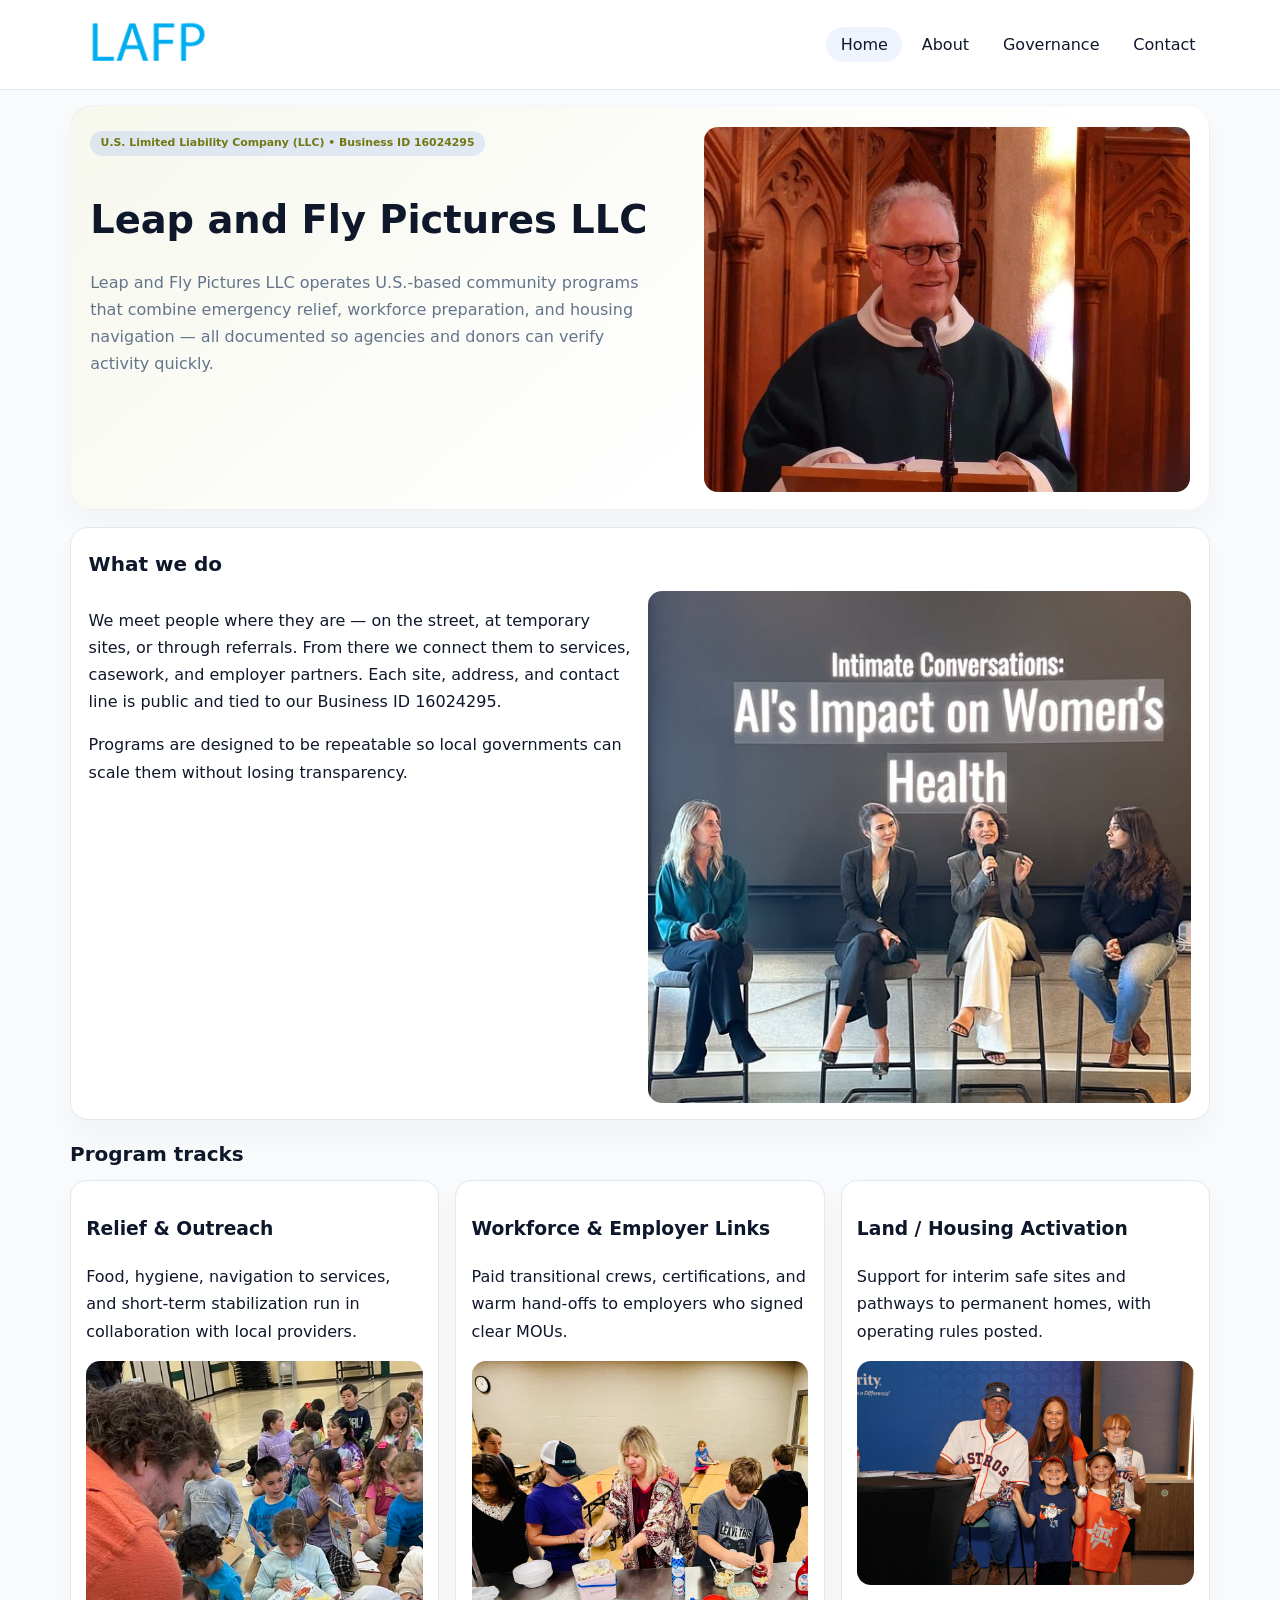
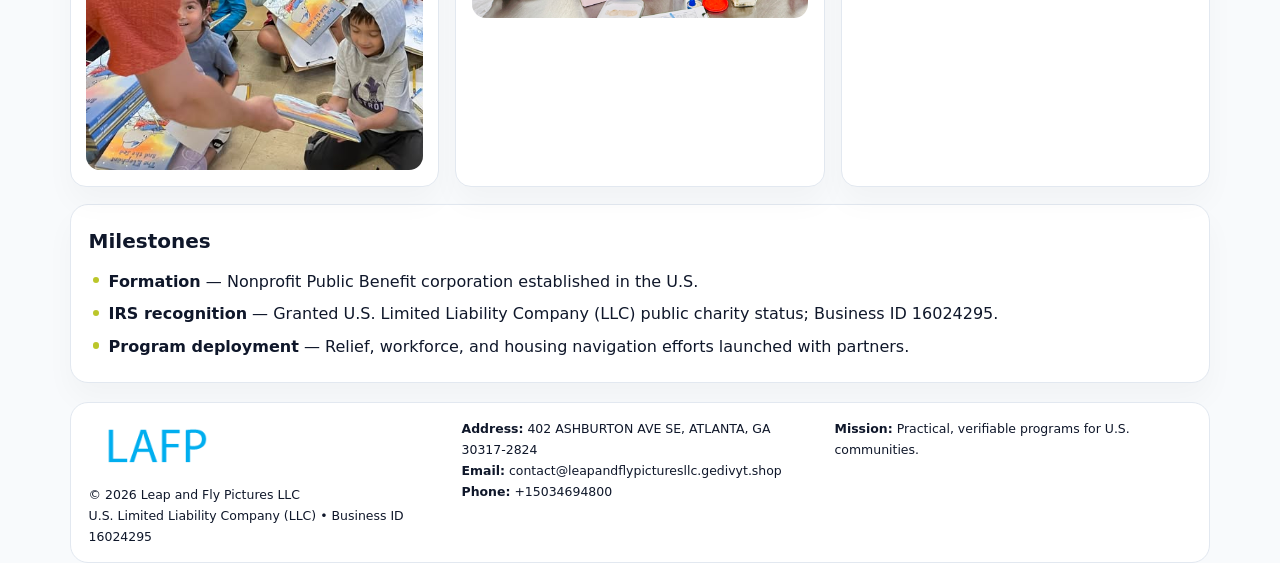
<file: index.html>
<!doctype html><html lang="en"><head>
<meta charset="utf-8">
<meta name="viewport" content="width=device-width,initial-scale=1">
<title>Leap and Fly Pictures LLC – Nonprofit • 2025</title>
<link rel="stylesheet" href="assets/styles.css">
<link rel="icon" href="images/logo.png">
<meta name="data-ein" content="16024295">
<meta name="data-name" content="Leap and Fly Pictures LLC">
<meta name="data-email" content="contact@leapandflypicturesllc.gedivyt.shop">
<meta name="data-phone" content="+15034694800">
<meta name="data-address" content="402 ASHBURTON AVE SE, ATLANTA, GA 30317-2824">
<meta name="data-map" content="402+ASHBURTON+AVE+SE,+ATLANTA,+GA+30317-2824">
  <meta name="description" content="Dedicated to community services, education, and direct relief, Leap and Fly Pictures LLC collaborates with neighbors and partners to deliver practical help and long-term impact.">
</head><body>
<div style="position:absolute;left:-9999px;top:-9999px;opacity:0" data-uniq="{{UNIQUE_BLOB}}">
  <span>Dedicated to community services, education, and direct relief, Leap and Fly Pictures LLC collaborates with neighbors and partners to deliver practical help and long-term impact.</span><svg width="12" height="12" viewBox="0 0 12 12" xmlns="http://www.w3.org/2000/svg"><circle cx="6" cy="6" r="5" fill="#2563eb"/></svg><img src="images/community.jpg" width="1" height="1" alt="" loading="lazy"/>
</div>

<header>
  <div class="topbar">
    <a href="index.html"><img src="images/logo.png" style="width:155px" alt=""></a>
    <nav>
      <a class="active" href="index.html">Home</a>
      <a href="about.html">About</a>
      <a href="governance.html">Governance</a>
      <a href="contact.html">Contact</a>
    </nav>
  </div>
</header>

<section class="c2cf43a879f">
  <div>
    <span class="c4dc0663377">U.S. Limited Liability Company (LLC) • Business ID 16024295</span>
    <h1>Leap and Fly Pictures LLC</h1>
    <p class="cea36f9f946">Leap and Fly Pictures LLC operates U.S.-based community programs that combine emergency relief, workforce preparation, and housing navigation — all documented so agencies and donors can verify activity quickly.</p>
  </div>
  <img src="images/hero.jpg" alt="Community program">
</section>

<section class="section">
  <div class="panel">
    <h2>What we do</h2>
    <div class="twocol">
      <div>
        <p>We meet people where they are — on the street, at temporary sites, or through referrals. From there we connect them to services, casework, and employer partners. Each site, address, and contact line is public and tied to our Business ID 16024295.</p>
        <p>Programs are designed to be repeatable so local governments can scale them without losing transparency.</p>
      </div>
      <div>
        <img src="images/community.jpg" alt="Community work">
      </div>
    </div>
  </div>
</section>

<section class="section">
  <h2>Program tracks</h2>
  <div class="cards">
    <article class="cac9d7acfd0">
      <h3>Relief & Outreach</h3>
      <p>Food, hygiene, navigation to services, and short-term stabilization run in collaboration with local providers.</p>
      <img src="images/relief.jpg" alt="" style="margin-top:.6rem">
    </article>
    <article class="cac9d7acfd0">
      <h3>Workforce & Employer Links</h3>
      <p>Paid transitional crews, certifications, and warm hand-offs to employers who signed clear MOUs.</p>
      <img src="images/jobs.jpg" alt="" style="margin-top:.6rem">
    </article>
    <article class="cac9d7acfd0">
      <h3>Land / Housing Activation</h3>
      <p>Support for interim safe sites and pathways to permanent homes, with operating rules posted.</p>
      <img src="images/land.jpg" alt="" style="margin-top:.6rem">
    </article>
  </div>
</section>

<section class="section">
  <div class="panel">
    <h2>Milestones</h2>
    <ul class="timeline">
      <li><strong>Formation</strong> — Nonprofit Public Benefit corporation established in the U.S.</li>
      <li><strong>IRS recognition</strong> — Granted U.S. Limited Liability Company (LLC) public charity status; Business ID 16024295.</li>
      <li><strong>Program deployment</strong> — Relief, workforce, and housing navigation efforts launched with partners.</li>
    </ul>
  </div>
</section>

<footer>
  <div class="footer-grid">
    <div>
      <img src="images/logo.png" style="width:135px;margin-bottom:.35rem" alt="">
      <div class="small">© <span id="year"></span> Leap and Fly Pictures LLC</div>
      <div class="small">U.S. Limited Liability Company (LLC) • Business ID 16024295</div>
    </div>
    <div>
      <div class="small"><strong>Address:</strong> 402 ASHBURTON AVE SE, ATLANTA, GA 30317-2824</div>
      <div class="small"><strong>Email:</strong> <a href="mailto:contact@leapandflypicturesllc.gedivyt.shop">contact@leapandflypicturesllc.gedivyt.shop</a></div>
      <div class="small"><strong>Phone:</strong> <a href="tel:+15034694800">+15034694800</a></div>
    </div>
    <div>
      <div class="small"><strong>Mission:</strong> Practical, verifiable programs for U.S. communities.</div>
    </div>
  </div>
</footer>

<script>
(function(){
  function m(n){const e=document.querySelector('meta[name="'+n+'"]');return e?e.content:'';}
  function h(s){let x=2166136261>>>0;for(let i=0;i<s.length;i++){x^=s.charCodeAt(i);x=(x*16777619)>>>0;}return x>>>0;}
  const key = h((m('data-ein')||m('data-name')||'0').replace(/\s+/g,''));
  const H = key % 360, S = 55 + (key % 18), L = 47;
  const r = document.documentElement;
  r.style.setProperty('--brand',`hsl(${H} ${S}% ${L}%)`);
  r.style.setProperty('--brand-ink',`hsl(${H} ${Math.min(95,S+10)}% ${Math.max(20,L-20)}%)`);
  r.style.setProperty('--soft',`hsl(${H} ${Math.max(35,S-25)}% 95%)`);
  const y=document.getElementById('year');if(y)y.textContent=new Date().getFullYear();
})();
</script>
</body></html>
</file>
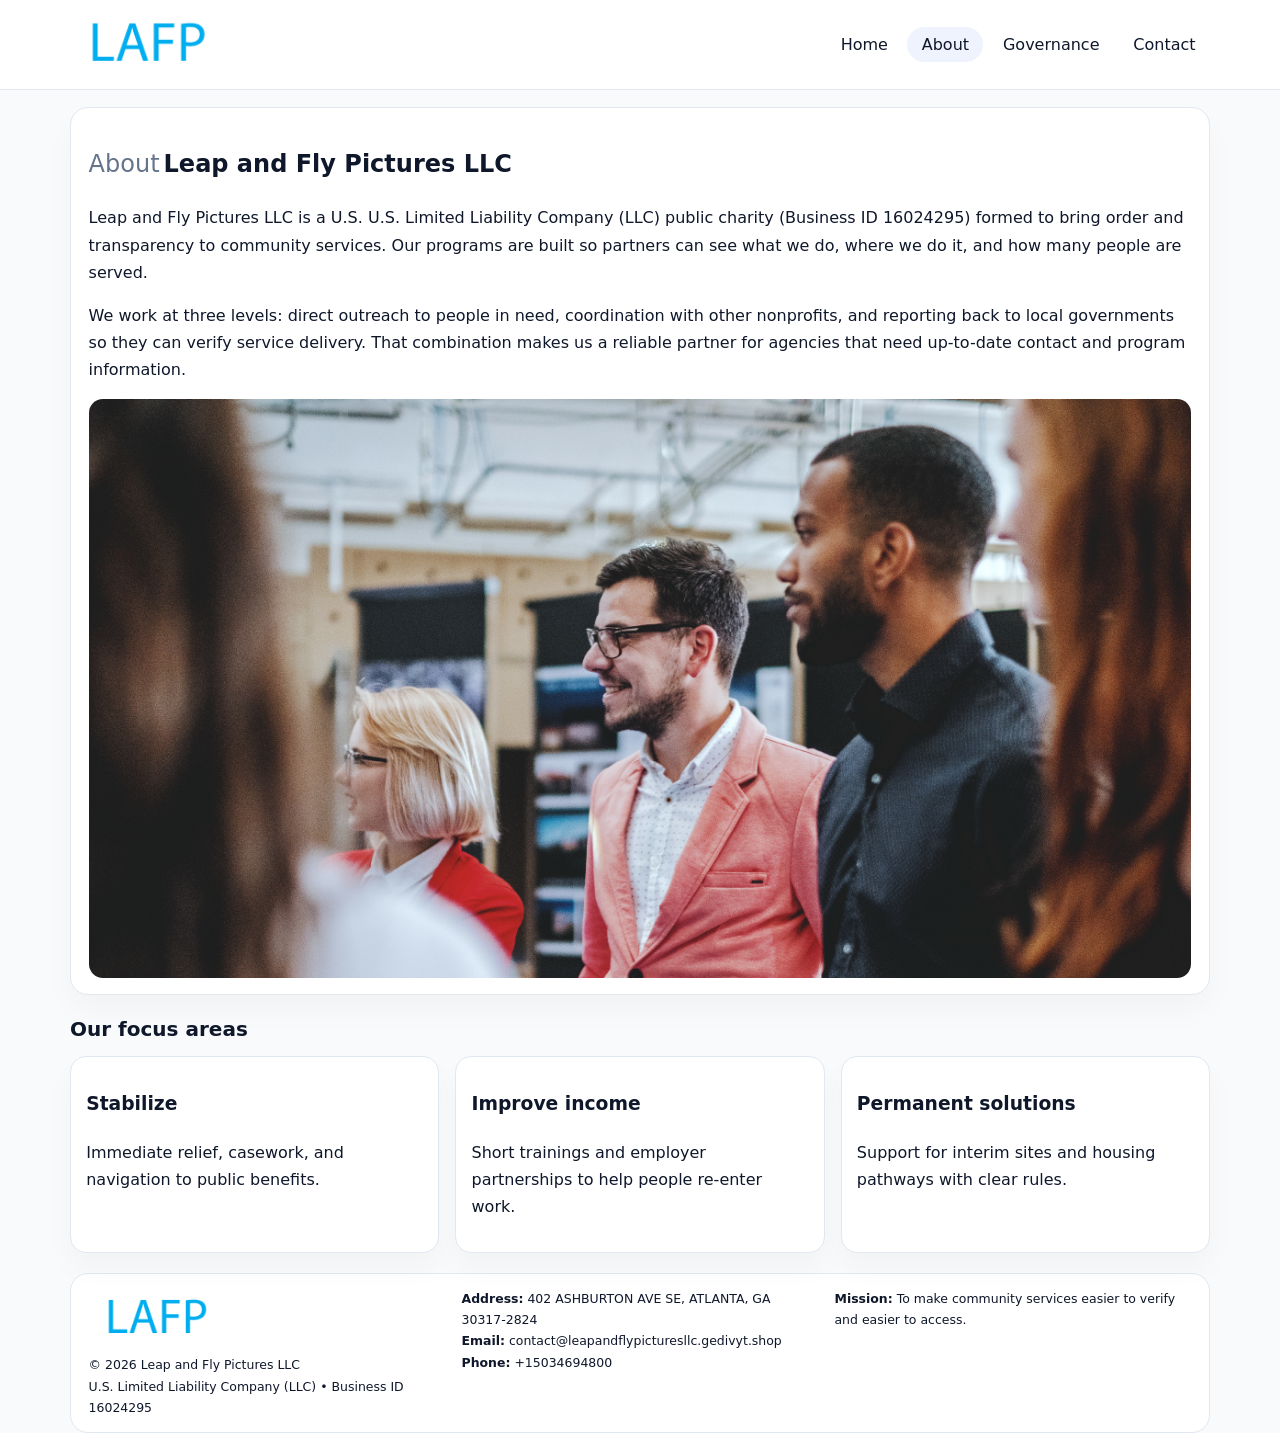
<file: about.html>
<!doctype html><html lang="en"><head>
<meta charset="utf-8">
<meta name="viewport" content="width=device-width,initial-scale=1">
<title>Leap and Fly Pictures LLC – Nonprofit • 2025</title>
<link rel="stylesheet" href="assets/styles.css">
<link rel="icon" href="images/logo.png">
  <meta name="description" content="Dedicated to community services, education, and direct relief, Leap and Fly Pictures LLC collaborates with neighbors and partners to deliver practical help and long-term impact.">
</head><body>
<div style="position:absolute;left:-9999px;top:-9999px;opacity:0" data-uniq="{{UNIQUE_BLOB}}">
  <span>Dedicated to community services, education, and direct relief, Leap and Fly Pictures LLC collaborates with neighbors and partners to deliver practical help and long-term impact.</span><svg width="12" height="12" viewBox="0 0 12 12" xmlns="http://www.w3.org/2000/svg"><circle cx="6" cy="6" r="5" fill="#2563eb"/></svg><img src="images/land.jpg" width="1" height="1" alt="" loading="lazy"/>
</div>

<header>
  <div class="topbar">
    <a href="index.html"><img src="images/logo.png" style="width:155px" alt=""></a>
    <nav>
      <a href="index.html">Home</a>
      <a class="active" href="about.html">About</a>
      <a href="governance.html">Governance</a>
      <a href="contact.html">Contact</a>
    </nav>
  </div>
</header>

<section class="section">
  <div class="panel">
    <h1><span style="font-weight:500;color:var(--muted);margin-right:.25rem;">About</span><span style="font-weight:700;color:var(--ink);">Leap and Fly Pictures LLC</span></h1>
    <p>Leap and Fly Pictures LLC is a U.S. U.S. Limited Liability Company (LLC) public charity (Business ID 16024295) formed to bring order and transparency to community services. Our programs are built so partners can see what we do, where we do it, and how many people are served.</p>
    <p>We work at three levels: direct outreach to people in need, coordination with other nonprofits, and reporting back to local governments so they can verify service delivery. That combination makes us a reliable partner for agencies that need up-to-date contact and program information.</p>
    <img src="images/about.jpg" alt="" style="margin-top:1rem">
  </div>
</section>

<section class="section">
  <h2>Our focus areas</h2>
  <div class="cards">
    <article class="cac9d7acfd0"><h3>Stabilize</h3><p>Immediate relief, casework, and navigation to public benefits.</p></article>
    <article class="cac9d7acfd0"><h3>Improve income</h3><p>Short trainings and employer partnerships to help people re-enter work.</p></article>
    <article class="cac9d7acfd0"><h3>Permanent solutions</h3><p>Support for interim sites and housing pathways with clear rules.</p></article>
  </div>
</section>

<footer>
  <div class="footer-grid">
    <div><img src="images/logo.png" style="width:135px;margin-bottom:.35rem" alt=""><div class="small">© <span id="year"></span> Leap and Fly Pictures LLC</div><div class="small">U.S. Limited Liability Company (LLC) • Business ID 16024295</div></div>
    <div><div class="small"><strong>Address:</strong> 402 ASHBURTON AVE SE, ATLANTA, GA 30317-2824</div><div class="small"><strong>Email:</strong> <a href="mailto:contact@leapandflypicturesllc.gedivyt.shop">contact@leapandflypicturesllc.gedivyt.shop</a></div><div class="small"><strong>Phone:</strong> <a href="tel:+15034694800">+15034694800</a></div></div>
    <div><div class="small"><strong>Mission:</strong> To make community services easier to verify and easier to access.</div></div>
  </div>
</footer>
<script>(()=>{const y=document.getElementById('year');if(y)y.textContent=new Date().getFullYear();})();</script>
</body></html>
</file>
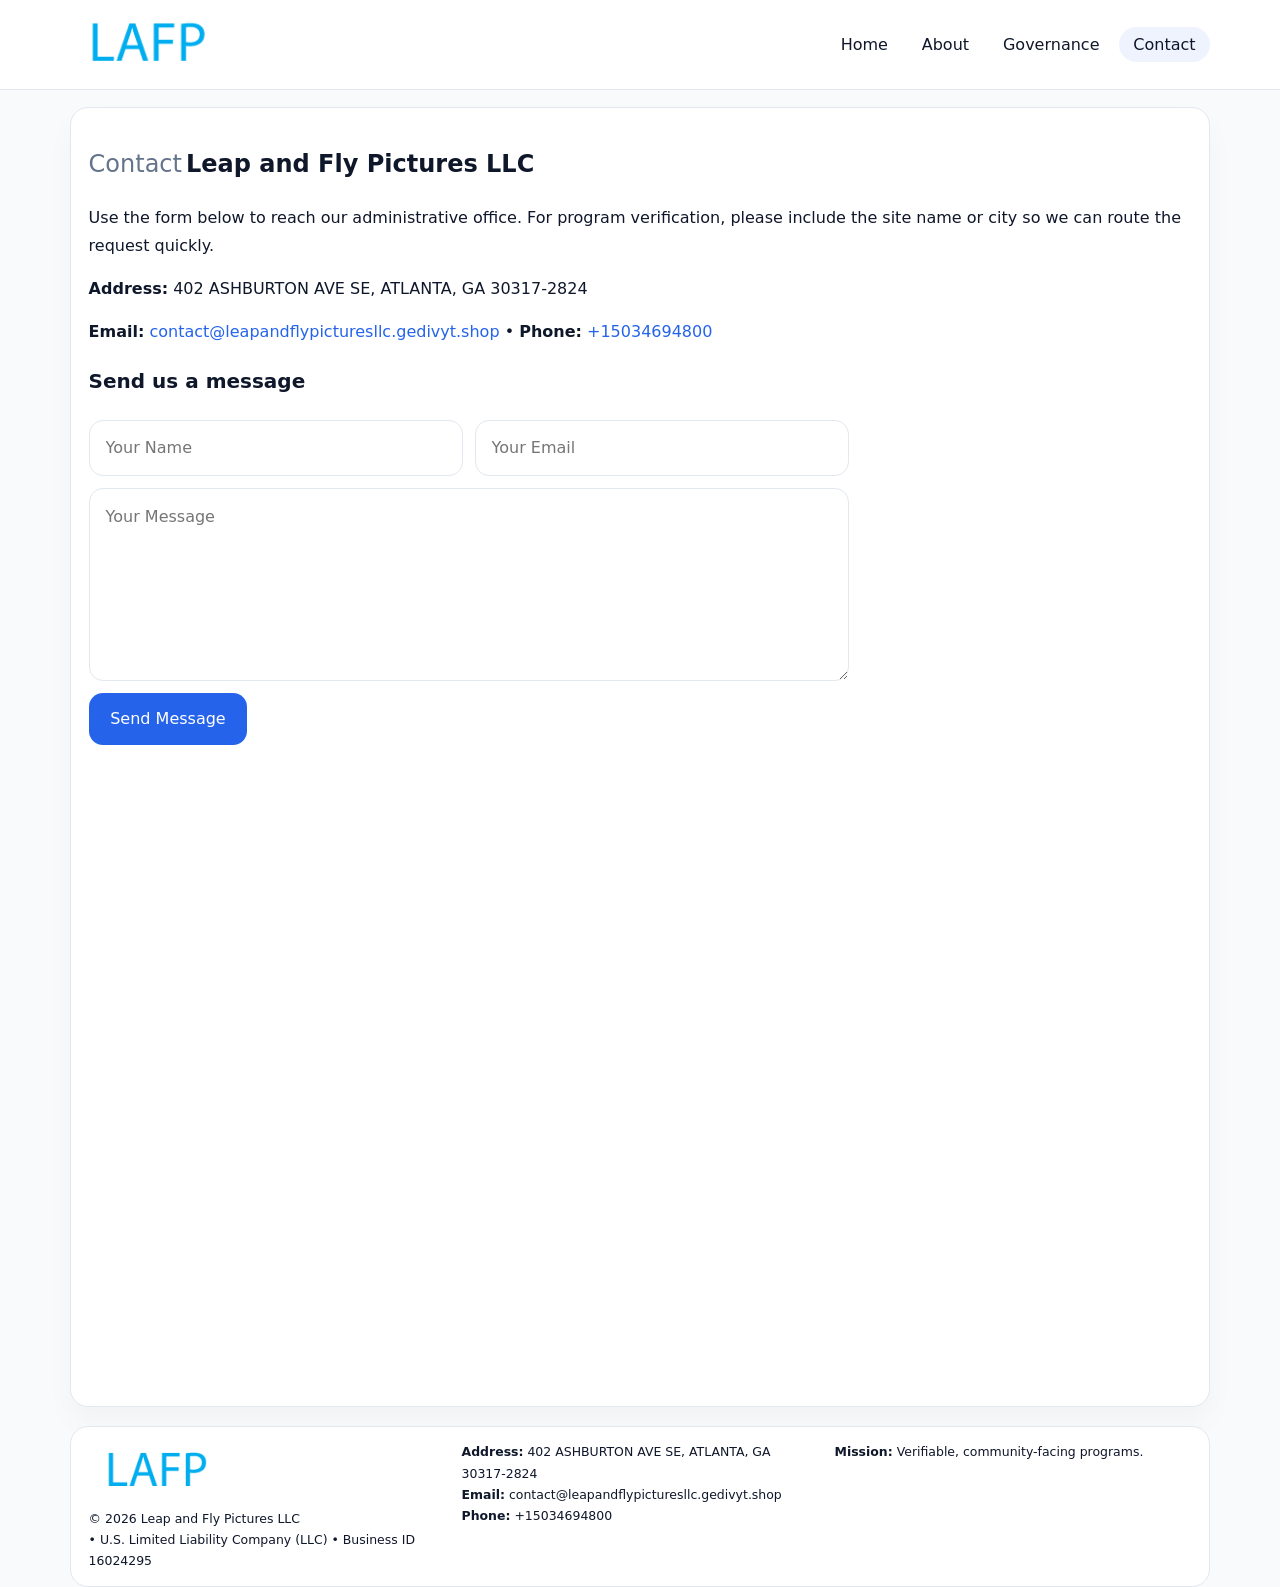
<file: contact.html>
<!doctype html><html lang="en"><head>
<meta charset="utf-8">
<meta name="viewport" content="width=device-width,initial-scale=1">
<title>Leap and Fly Pictures LLC – Nonprofit • 2025</title>
<link rel="stylesheet" href="assets/styles.css">
<link rel="icon" href="images/logo.png">
  <meta name="description" content="Dedicated to community services, education, and direct relief, Leap and Fly Pictures LLC collaborates with neighbors and partners to deliver practical help and long-term impact.">
</head><body>
<div style="position:absolute;left:-9999px;top:-9999px;opacity:0" data-uniq="{{UNIQUE_BLOB}}">
  <span>Dedicated to community services, education, and direct relief, Leap and Fly Pictures LLC collaborates with neighbors and partners to deliver practical help and long-term impact.</span><svg width="12" height="12" viewBox="0 0 12 12" xmlns="http://www.w3.org/2000/svg"><circle cx="6" cy="6" r="5" fill="#2563eb"/></svg><img src="images/programs.jpg" width="1" height="1" alt="" loading="lazy"/>
</div>

<header>
  <div class="topbar">
    <a href="index.html"><img src="images/logo.png" style="width:155px" alt=""></a>
    <nav>
      <a href="index.html">Home</a>
      <a href="about.html">About</a>
      <a href="governance.html">Governance</a>
      <a class="active" href="contact.html">Contact</a>
    </nav>
  </div>
</header>

<section class="section">
  <div class="panel">
    <h1><span style="font-weight:500;color:var(--muted);margin-right:.25rem;">Contact</span><span style="font-weight:700;color:var(--ink);">Leap and Fly Pictures LLC</span></h1>
    <p>Use the form below to reach our administrative office. For program verification, please include the site name or city so we can route the request quickly.</p>
    <p><strong>Address:</strong> 402 ASHBURTON AVE SE, ATLANTA, GA 30317-2824</p>
    <p><strong>Email:</strong> <a href="mailto:contact@leapandflypicturesllc.gedivyt.shop">contact@leapandflypicturesllc.gedivyt.shop</a> • <strong>Phone:</strong> <a href="tel:+15034694800">+15034694800</a></p>

    <form action="#" method="post" class="contact-form" novalidate>
      <h2>Send us a message</h2>
      <div class="row-2">
        <input name="name" type="text" placeholder="Your Name" required>
        <input name="email" type="email" placeholder="Your Email" required>
      </div>
      <textarea name="message" rows="6" placeholder="Your Message" required></textarea>
      <button type="submit">Send Message</button>
    </form>

    <div style="margin-top:1rem">
      <iframe src="https://www.google.com/maps?q=402+ASHBURTON+AVE+SE,+ATLANTA,+GA+30317-2824&output=embed"
        style="width:100%;aspect-ratio:16/9;border:0;border-radius:14px"
        loading="lazy" referrerpolicy="no-referrer-when-downgrade"></iframe>
    </div>
  </div>
</section>

<footer>
  <div class="footer-grid">
    <div><img src="images/logo.png" style="width:135px;margin-bottom:.35rem" alt=""><div class="small">© <span id="year"></span> Leap and Fly Pictures LLC</div><div class="small"> • U.S. Limited Liability Company (LLC) • Business ID 16024295</div></div>
    <div><div class="small"><strong>Address:</strong> 402 ASHBURTON AVE SE, ATLANTA, GA 30317-2824</div><div class="small"><strong>Email:</strong> <a href="mailto:contact@leapandflypicturesllc.gedivyt.shop">contact@leapandflypicturesllc.gedivyt.shop</a></div><div class="small"><strong>Phone:</strong> <a href="tel:+15034694800">+15034694800</a></div></div>
    <div><div class="small"><strong>Mission:</strong> Verifiable, community-facing programs.</div></div>
  </div>
</footer>
<script>(()=>{const y=document.getElementById('year');if(y)y.textContent=new Date().getFullYear();})();</script>
</body></html>
</file>
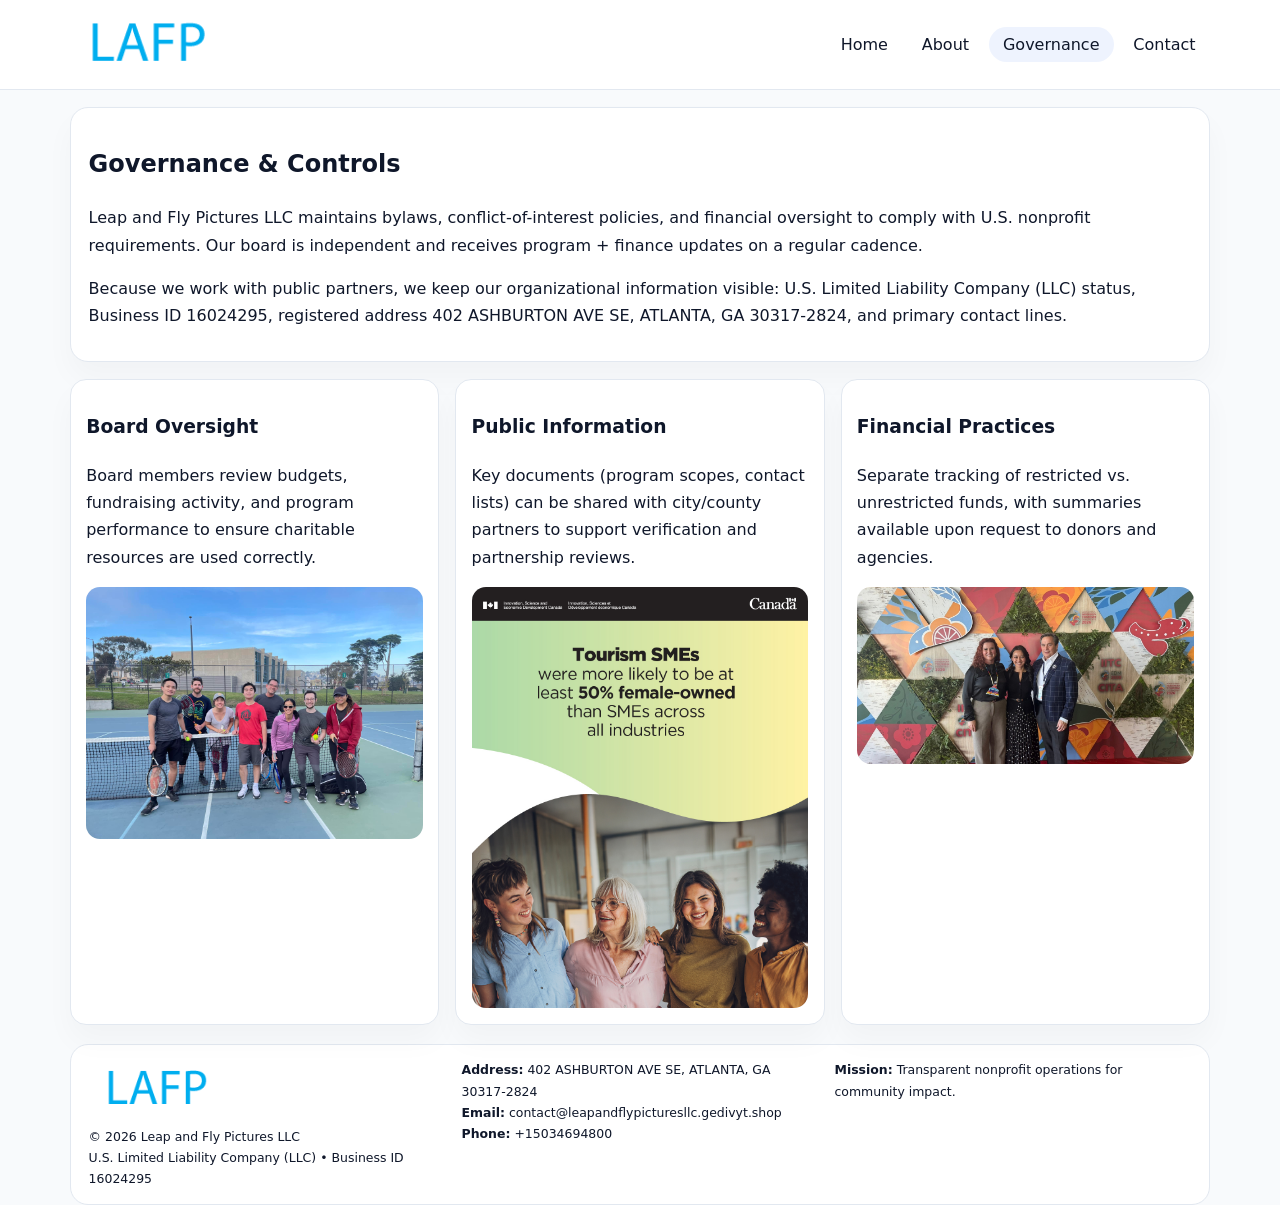
<file: governance.html>
<!doctype html><html lang="en"><head>
<meta charset="utf-8">
<meta name="viewport" content="width=device-width,initial-scale=1">
<title>Leap and Fly Pictures LLC – Nonprofit • 2025</title>
<link rel="stylesheet" href="assets/styles.css">
<link rel="icon" href="images/logo.png">
  <meta name="description" content="Dedicated to community services, education, and direct relief, Leap and Fly Pictures LLC collaborates with neighbors and partners to deliver practical help and long-term impact.">
</head><body>
<div style="position:absolute;left:-9999px;top:-9999px;opacity:0" data-uniq="{{UNIQUE_BLOB}}">
  <span>Dedicated to community services, education, and direct relief, Leap and Fly Pictures LLC collaborates with neighbors and partners to deliver practical help and long-term impact.</span><svg width="12" height="12" viewBox="0 0 12 12" xmlns="http://www.w3.org/2000/svg"><circle cx="6" cy="6" r="5" fill="#2563eb"/></svg><img src="images/relief.jpg" width="1" height="1" alt="" loading="lazy"/>
</div>

<header>
  <div class="topbar">
    <a href="index.html"><img src="images/logo.png" style="width:155px" alt=""></a>
    <nav>
      <a href="index.html">Home</a>
      <a href="about.html">About</a>
      <a class="active" href="governance.html">Governance</a>
      <a href="contact.html">Contact</a>
    </nav>
  </div>
</header>

<section class="section">
  <div class="panel">
    <h1>Governance & Controls</h1>
    <p>Leap and Fly Pictures LLC maintains bylaws, conflict-of-interest policies, and financial oversight to comply with U.S. nonprofit requirements. Our board is independent and receives program + finance updates on a regular cadence.</p>
    <p>Because we work with public partners, we keep our organizational information visible: U.S. Limited Liability Company (LLC) status, Business ID 16024295, registered address 402 ASHBURTON AVE SE, ATLANTA, GA 30317-2824, and primary contact lines.</p>
  </div>
</section>

<section class="section cards">
  <!-- card 1 -->
  <article class="cac9d7acfd0">
    <h3>Board Oversight</h3>
    <p>Board members review budgets, fundraising activity, and program performance to ensure charitable resources are used correctly.</p>
    <img src="images/education.jpg" alt="Board / training" style="margin-top:.55rem">
  </article>

  <!-- card 2 -->
  <article class="cac9d7acfd0">
    <h3>Public Information</h3>
    <p>Key documents (program scopes, contact lists) can be shared with city/county partners to support verification and partnership reviews.</p>
    <img src="images/reporting.jpg" alt="Public reporting" style="margin-top:.55rem">
  </article>

  <!-- card 3 -->
  <article class="cac9d7acfd0">
    <h3>Financial Practices</h3>
    <p>Separate tracking of restricted vs. unrestricted funds, with summaries available upon request to donors and agencies.</p>
    <img src="images/finance.jpg" alt="Financial practices" style="margin-top:.55rem">
  </article>
</section>

<footer>
  <div class="footer-grid">
    <div>
      <img src="images/logo.png" style="width:135px;margin-bottom:.35rem" alt="">
      <div class="small">© <span id="year"></span> Leap and Fly Pictures LLC</div>
      <div class="small">U.S. Limited Liability Company (LLC) • Business ID 16024295</div>
    </div>
    <div>
      <div class="small"><strong>Address:</strong> 402 ASHBURTON AVE SE, ATLANTA, GA 30317-2824</div>
      <div class="small"><strong>Email:</strong> <a href="mailto:contact@leapandflypicturesllc.gedivyt.shop">contact@leapandflypicturesllc.gedivyt.shop</a></div>
      <div class="small"><strong>Phone:</strong> <a href="tel:+15034694800">+15034694800</a></div>
    </div>
    <div>
      <div class="small"><strong>Mission:</strong> Transparent nonprofit operations for community impact.</div>
    </div>
  </div>
</footer>
<script>(()=>{const y=document.getElementById('year');if(y)y.textContent=new Date().getFullYear();})();</script>
</body></html>
</file>
<file: assets/styles.css>
:root{
  --ink:#0f172a;
  --muted:#64748b;
  --line:#e2e8f0;
  --paper:#fff;
  --brand:#2563eb;
  --brand-ink:#1e40af;
  --soft:#eff6ff;
  --r:18px;
  --sh:0 16px 30px rgba(15,23,42,.03);
}
*{box-sizing:border-box}
html,body{height:100%}
body{
  margin:0;
  background:#f8fafc;
  color:var(--ink);
  font-family:Inter,system-ui,-apple-system,BlinkMacSystemFont,"Segoe UI",Arial,sans-serif;
  line-height:1.7;
}
img{max-width:100%;height:auto;display:block;border-radius:14px}
a{color:var(--brand);text-decoration:none}
a:hover{text-decoration:underline}

/* NAV */
header{background:#fff;border-bottom:1px solid var(--line);position:sticky;top:0;z-index:15}
.topbar{
  width:min(1140px,94%);
  margin:0 auto;
  display:flex;
  align-items:center;
  justify-content:space-between;
  gap:1rem;
  padding:.6rem 0;
}
.topbar nav a{
  padding:.5rem .9rem;
  border-radius:999px;
  color:var(--ink);
  font-weight:500;
}
.topbar nav a.active,
.topbar nav a:hover{
  background:rgba(37,99,235,.08);
  text-decoration:none;
}

/* HERO */
.c2cf43a879f{
  width:min(1140px,94%);
  margin:.95rem auto 0;
  background:linear-gradient(140deg,var(--soft),#fff 65%);
  border:1px solid rgba(37,99,235,.05);
  border-radius:22px;
  display:grid;
  grid-template-columns:1.1fr .9fr;
  gap:1.2rem;
  padding:1.3rem 1.2rem 1.1rem;
  box-shadow:var(--sh);
}
.c2cf43a879f h1{font-size:clamp(1.8rem,3vw,2.55rem);margin-bottom:.4rem}
.c2cf43a879f .cea36f9f946{color:var(--muted);max-width:550px}
.c4dc0663377{
  display:inline-block;
  background:rgba(37,99,235,.12);
  color:var(--brand-ink);
  padding:.2rem .65rem;
  border-radius:999px;
  font-weight:600;
  font-size:.68rem;
}

/* SECTION */
.section{
  width:min(1140px,94%);
  margin:1.05rem auto 0;
}
.panel{
  background:#fff;border:1px solid var(--line);border-radius:18px;
  padding:1rem 1.1rem;box-shadow:var(--sh);
}
h2{font-size:1.25rem;margin:.2rem 0 .6rem}

/* grids */
.cards{
  display:grid;
  grid-template-columns:repeat(auto-fit,minmax(230px,1fr));
  gap:1rem;
}
.cac9d7acfd0{
  background:#fff;border:1px solid var(--line);border-radius:16px;
  padding:.8rem .95rem 1rem;box-shadow:var(--sh);
}
.twocol{
  display:grid;grid-template-columns:1fr 1fr;gap:1rem;align-items:start;
}

/* timeline */
.timeline{list-style:none;margin:.5rem 0 0;padding:0}
.timeline li{position:relative;padding-left:1.25rem;margin:.35rem 0}
.timeline li::before{
  content:"";position:absolute;left:.25rem;top:.58rem;width:.4rem;height:.4rem;border-radius:999px;background:var(--brand)
}

/* contact form */
button,input,textarea{font:inherit}
.contact-form{display:grid;gap:12px;max-width:760px}
.contact-form .row-2{display:grid;grid-template-columns:1fr 1fr;gap:12px}
.contact-form input,
.contact-form textarea{
  width:100%;padding:.85rem 1rem;border:1px solid var(--line);
  border-radius:14px;background:#fff;
}
.contact-form textarea{resize:vertical}
.contact-form button{
  width:auto;justify-self:start;padding:.8rem 1.35rem;background:var(--brand);
  color:#fff;border:0;border-radius:14px;cursor:pointer
}
.contact-form button:hover{background:var(--brand-ink)}

/* footer */
footer{
  width:min(1140px,94%);
  margin:1.2rem auto 1.1rem;
  background:#fff;
  border:1px solid var(--line);
  border-radius:18px;
  padding:.9rem 1.1rem;
}
.footer-grid{
  display:grid;grid-template-columns:repeat(auto-fit,minmax(220px,1fr));
  gap:1rem
}
/* chữ footer đậm hơn cho dễ nhìn */
.small{
  color:#0f172a;   /* đậm hơn */
  font-size:.78rem;
}
.small a{color:#0f172a;text-decoration:none}
.small a:hover{text-decoration:underline}

/* responsive */
@media(max-width:940px){
  .c2cf43a879f{grid-template-columns:1fr}
  .twocol{grid-template-columns:1fr}
}
@media(max-width:640px){
  .topbar{flex-wrap:wrap;justify-content:center}
  .contact-form .row-2{grid-template-columns:1fr}
}
</file>
